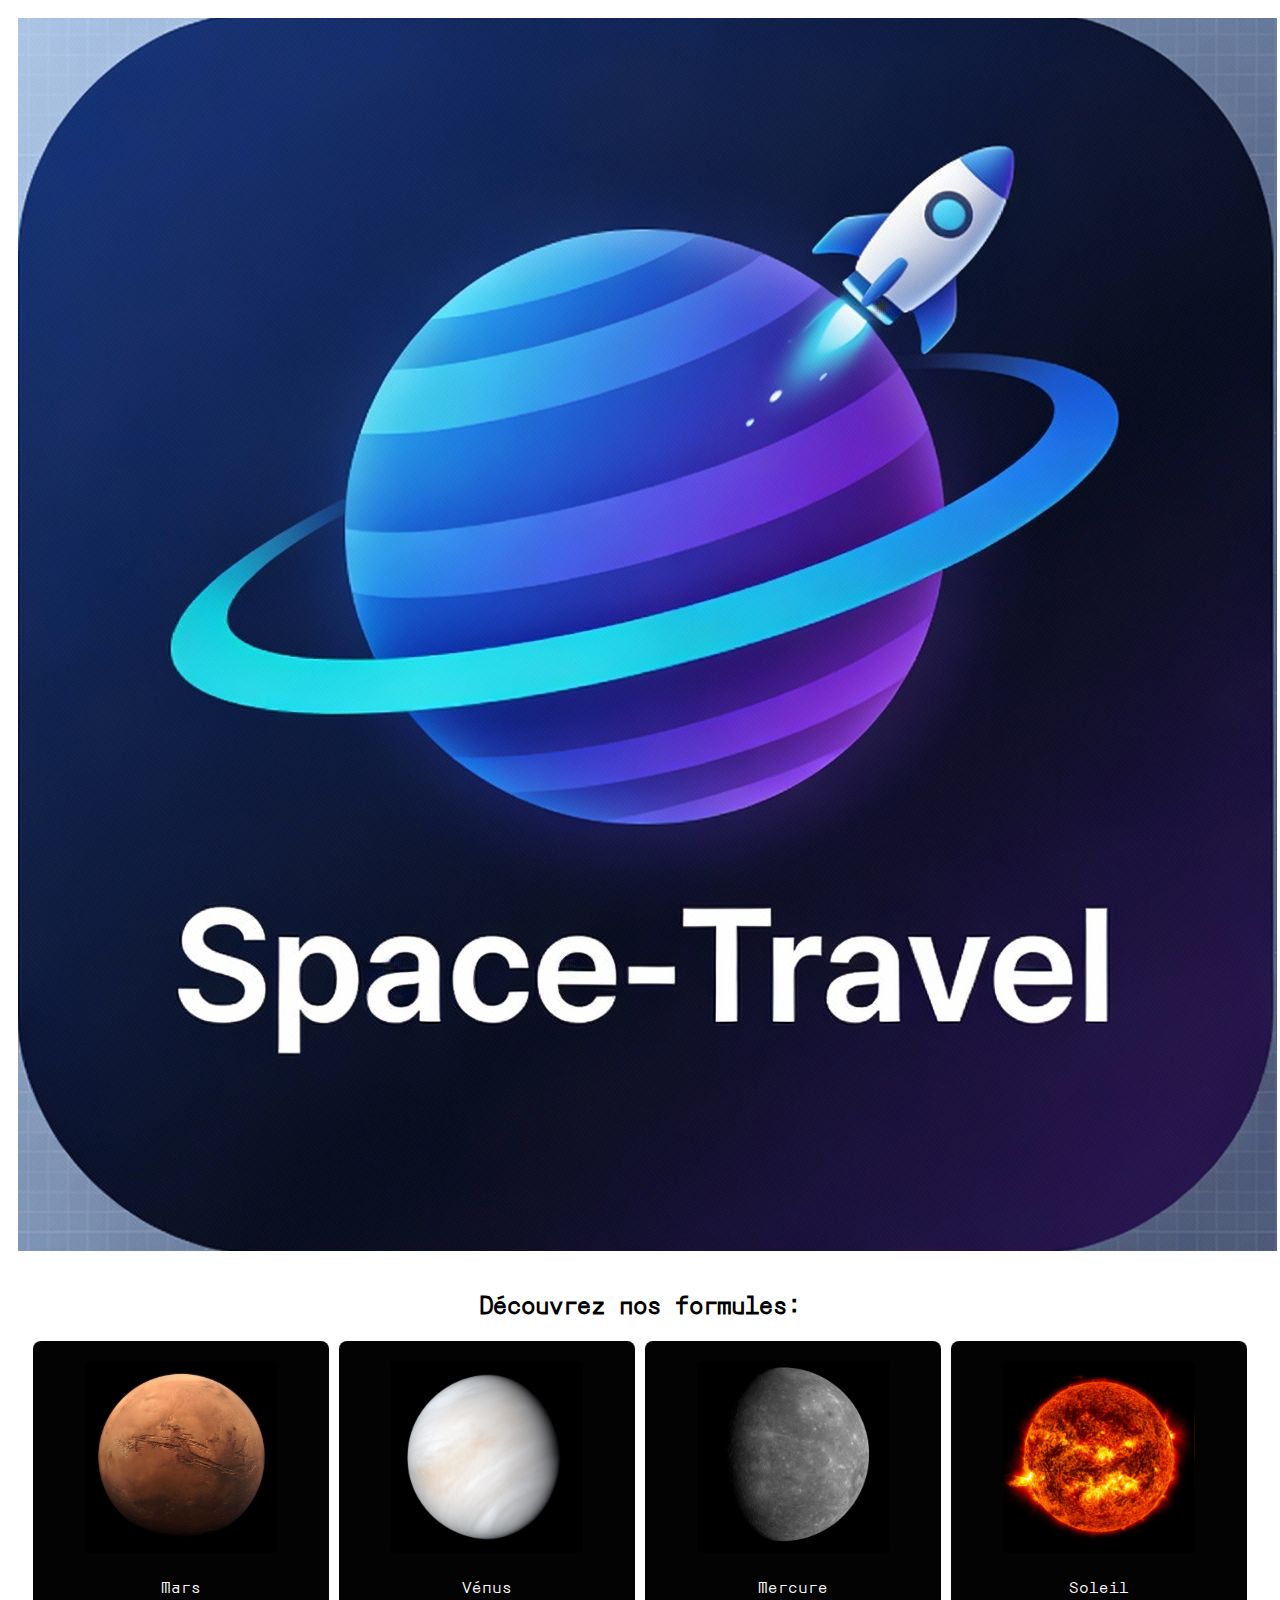
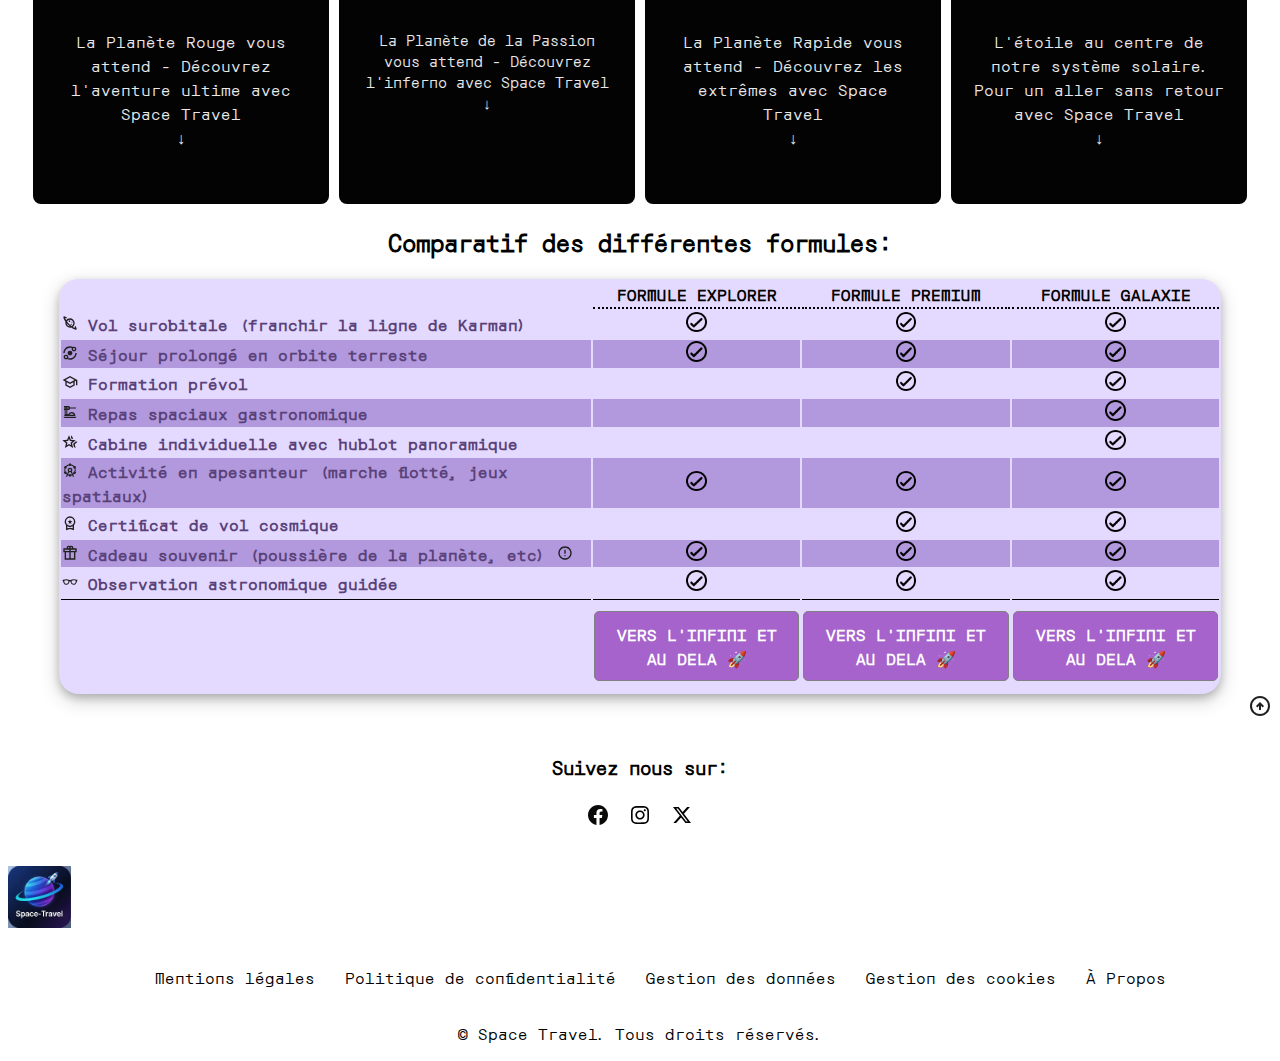
<file: pages/formula.html>
<!DOCTYPE html>
<html lang="fr">
<head>
    <meta charset="UTF-8">
    <meta name="viewport" content="width=device-width, initial-scale=1.0">
    <link rel="stylesheet" href="../style/formula.css" />
    <title>Nos formules</title>
    <link rel="stylesheet" href="../style/formula.css">
    <link rel="icon" type="image/x-icon" href="../images/logo.png" />
</head>
<body>
    <!--DEBUT DU HEADER-->
    <header>
      <div class="headerContainer">
        <div>
            <a href="../index.html">
                <img class="logo" id="anchor" id="homePage" src="../images/logo.png" alt="space-travel logo">
            </a>
        </div>
        <div class="headerNav">
            <nav class="nav-desktop">
                <ul>
                    <li><a href="../index.html">Accueil</a></li>
                    <li><a href="formula.html">Nos formules</a></li>
                    <li><a href="reservation.html">Réservation</a></li>
                </ul>
            </nav>
            <nav class="nav-mobile">
            <input class="burger-input" type="checkbox" />
            <button class="burger-btn">
              <span class="first-line"></span>
              <span class="second-line"></span>
            </button>
            <ul>
              <li><a href="../index.html">Accueil</a></li>
              <li><a href="#">Nos formules</a></li>
              <li><a href="reservation.html">Réservation</a></li>
            </ul>
          </nav>
        </div>
      </div>
    </header>
    <!--FIN DU HEADER-->
    <main>
        <h2 class="title-formula">Découvrez nos formules:</h2> <!-- Titre formulaire-->
<!--------------------------START PRESENTATION DIFFERENTS VOYAGE-------------------------------->
    <section>
        <div class="section-description">
            <div id="mars-link" class="section">
                <img src="../images/mars.jpg" alt="Mars">
                <p class="description-img">Mars</p>
                <input type="checkbox" id="toggle-desc" class="toggle-desc">
                <label for="toggle-desc" class="arrow-container">
                    <span class="arrow-down">La Planète Rouge vous attend - Découvrez l'aventure ultime avec Space Travel <br>↓</span>
                </label>
                <div class="description-box">
                    <p class="textBox">
                        <h2>Bienvenue sur Mars</h2>
                        La quatrième planète de notre système solaire vous offre des paysage spectaculaire, des formation géologiques impressionnantes et une expérience incomparable. Préparez-vous pour le voyage de votre vie.
                        <h3>🌡️ Climat Extrème</h3>
                        Température moyenne: -60°C. Les températures varient de -153°C la nuit à 20°C en journée à l'équateur. Une protection thermique complète est essentielle.
                        <h3>🪨 Paysage Unique</h3>
                        Découvrez des canyons plus profonds que le Grand Canyon, des volcans géants et des dunes de sable rouges. Un terrain d'exploration sans égal dans le système solaire.
                        <h3>⚡ Gravité Réduite</h3>
                        La gravité martienne est seulement 38% de celle de la Terre. Vous vous sentirez beaucoup plus léger, rendant chaque mouvement une nouvelle expérience !
                    </p>  
                </div>
            </div> 
            <div id="venus-link" class="section-venus">
                <img src="../images/venus.jpg" alt="Vénus">
                <p class="description-img-venus">Vénus</p>
                <input type="checkbox" id="toggle-desc-venus" class="toggle-desc-venus">
                <label for="toggle-desc-venus" class="arrow-container-venus">
                    <span class="arrow-down-venus">La Planète de la Passion vous attend - Découvrez l'inferno avec Space Travel <br>↓</span>
                </label>
                <div class="description-box-venus">
                    <p class="textBox-venus">
                        <h2>Bienvenue sur Vénus</h2>
                        La deuxième planète de notre système solaire, souvent appelée la "Terre jumelle", vous offre une expérience extrême incomparable. Avec ses tempêtes de nuages acides et ses températures brûlantes, Vénus est une aventure pour les plus courageux !
                        <h3>🔥 Chaleur Infernale</h3>
                        Température moyenne: 464°C. Les températures de surface atteignent 867°F (464°C). Plus chaude que Mercure malgré son éloignement du Soleil - un effet de serre extrême !
                        <h3>💨 Vents Violents</h3>
                        Les vents en haute altitude dépassent 300 km/h. Les tempêtes font le tour de Vénus en seulement 4 jours. Une dynamique atmosphérique spectaculaire et imprévisible.
                        <h3>⚖️ Gravité Proche</h3>
                        La gravité vénusienne est 90% de celle de la Terre. Vous vous sentirez presque comme chez vous, mais dans un environnement totalement hostile et exotique !
                    </p>
                </div>
            </div>
            <div id="mercury-link" class="section-mercury">
                <img src="../images/mercure.jpg" alt="Mercure">
                <p class="description-img-mercury">Mercure</p>
                <input type="checkbox" id="toggle-desc-mercury" class="toggle-desc-mercury">
                <label for="toggle-desc-mercury" class="arrow-container-mercury">
                    <span class="arrow-down-mercury">La Planète Rapide vous attend - Découvrez les extrêmes avec Space Travel <br>
                    ↓</span>
                </label>
                <div class="description-box-mercury">
                    <p class="textBox-mercury">
                        <h2>Bienvenue sur Mercure</h2>
                        La planète la plus proche du Soleil offre l'expérience thermique la plus extrême du système solaire. Entre chaleur torride et froid glacial, Mercure est l'ultime défi pour les explorateurs de l'espace !
                        <h3>🌡️ Extrêmes Thermiques</h3>
                        Jour: 430°C, Nuit: -180°C. L'écart thermique le plus extrême du système solaire. Sans atmosphère, aucune protection contre les rayons solaires directs !
                        <h3>🪨 Surface Cratérisée</h3>
                        Pas d'atmosphère du tout. Surface couverte de cratères d'impact en milliards d'années. Un terrain géologique ancien et préservé, fascinant pour la science.
                        <h3>⚖️ Gravité Légère</h3>
                        La gravité mercurienne est 38% de celle de la Terre. Vous pèserez 3 fois moins lourd - sensation vertigineuse et liberté de mouvement extrême !
                    </p>
                </div>
            </div>
            <div id="sun-link" class="section-sun">
                <img src="../images/sun.jpg" alt="Soleil">
                <p class="description-img-sun">Soleil</p>
                <input type="checkbox" id="toggle-desc-sun" class="toggle-desc-sun">
                <label for="toggle-desc-sun" class="arrow-container-sun">
                    <span class="arrow-down-sun">L'étoile au centre de notre système solaire. Pour un aller sans retour avec Space Travel <br>
                    ↓ </span>
                </label>
                <div class="description-box-sun">
                    <p class="textBox-sun">
                        <h2>Bienvenue sur le Soleil</h2>
                        L'étoile centrale de notre système solaire, source de toute vie. Observez la fusion nucléaire en direct, les éruptions solaires spectaculaires et les aurores boreales depuis des stations spatiales avancées. Une expérience cosmique incomparable !
                        <h3>🔥 Puissance Extrême</h3>
                        Température de surface: 5 500°C.<br>
                        Noyau: Fusion nucléaire continue libérant l'énergie équivalente de millions de bombes H à la seconde ! <br>
                        <h3>⚡ Éruptions Solaires</h3>
                        Explosions d'énergie projetant du plasma à 1 000 km/s. Phénomènes spectaculaires et imprévisibles. Observation depuis stations protégées avec radiations filtrées.
                        <h3>💫 Champ Magnétique</h3>
                        Champ magnétique intense gérant le système solaire entier. Création des aurores boreales et des tempêtes solaires. Fenêtre sur la physique cosmique la plus exotique.
                    </p>
                </div>
            </div>
        </div>
    </section>
<!--------------------------END PRESENTATION DIFFERENTS VOYAGE-------------------------------->

<!------------ Section avec le tableaux des formules proposées --------->
        <section class="formule">
            <!-- Tableau formule-->
             <h2>Comparatif des différentes formules:</h2>
             <!-- VERSION DESKTOP-->
            <section class="formuleChartDesktop"> 
                <table>
                    <tr class="tableColumns">
                        <th></th>
                        <th class="rowTitle">FORMULE EXPLORER</th>
                        <th class="rowTitle">FORMULE PREMIUM</th>
                        <th class="rowTitle">FORMULE GALAXIE</th>
                    </tr>
                    <tr class="rowImpair">
                        <td class="activity"><img src="../images/planet.svg" alt=""> Vol surobitale (franchir la ligne de Karman)</td>
                        <td><img src="../images/include.png" alt="Compris dans la formule"></td>
                        <td><img src="../images/include.png" alt="Compris dans la formule"></td>
                        <td><img src="../images/include.png" alt="Compris dans la formule"></td>
                    </tr>
                    <tr class="rowPair">
                        <td class="activity"><img src="../images/orbit.svg" alt=""> Séjour prolongé en orbite terreste</td>
                        <td><img src="../images/include.png" alt="Compris dans la formule"></td>
                        <td><img src="../images/include.png" alt="Compris dans la formule"></td>
                        <td><img src="../images/include.png" alt="Compris dans la formule"></td>
                    </tr>
                    <tr class="rowImpair">
                        <td class="activity"><img src="../images/learning.svg" alt=""> Formation prévol</td>
                        <td></td>
                        <td><img src="../images/include.png" alt="Compris dans la formule"></td>
                        <td><img src="../images/include.png" alt="Compris dans la formule"></td>
                    </tr>
                    <tr class="rowPair">
                        <td class="activity"><img src="../images/dinner_dining.svg" alt=""> Repas spaciaux gastronomique</td>
                        <td></td>
                        <td></td>
                        <td><img src="../images/include.png" alt="Compris dans la formule"></td>
                    </tr>
                    <tr class="rowImpair">
                        <td class="activity"><img src="../images/premiumClass.svg" alt=""> Cabine individuelle avec hublot panoramique</td>
                        <td></td>
                        <td></td>
                        <td><img src="../images/include.png" alt="Compris dans la formule"></td>
                    </tr>
                    <tr class="rowPair">
                        <td class="activity"><img src="../images/attractions.svg" alt=""> Activité en apesanteur (marche flotté, jeux spatiaux)</td>
                        <td><img src="../images/include.png" alt="Compris dans la formule"></td>
                        <td><img src="../images/include.png" alt="Compris dans la formule"></td>
                        <td><img src="../images/include.png" alt="Compris dans la formule"></td>
                    </tr>
                    <tr class="rowImpair">
                        <td class="activity"><img src="../images/certificate.svg" alt=""> Certificat de vol cosmique</td>
                        <td></td>
                        <td><img src="../images/include.png" alt="Compris dans la formule"></td>
                        <td><img src="../images/include.png" alt="Compris dans la formule"></td>
                    </tr>
                    <tr class="rowPair">
                        <td class="activity"><img src="../images/gifts.svg" alt=""> Cadeau souvenir (poussière de la planète, etc) <img src="../images/information.svg" alt="Informations" class="informationIcon"></td>
                        <td><img src="../images/include.png" alt="Compris dans la formule"></td>
                        <td><img src="../images/include.png" alt="Compris dans la formule"></td>
                        <td><img src="../images/include.png" alt="Compris dans la formule"></td>
                    </tr>
                    <tr class="rowImpair">
                        <td class="activity"><img src="../images/binocular.svg" alt=""> Observation astronomique guidée</td>
                        <td><img src="../images/include.png" alt="Compris dans la formule"></td>
                        <td><img src="../images/include.png" alt="Compris dans la formule"></td>
                        <td><img src="../images/include.png" alt="Compris dans la formule"></td>
                    </tr>                    
                    <tr class="lastRow">
                        <td></td>
                        <td><button>VERS L'INFINI ET AU DELA 🚀</button></td>
                        <td><button>VERS L'INFINI ET AU DELA 🚀</button></td>
                        <td><button>VERS L'INFINI ET AU DELA 🚀</button></td>
                    </tr>
                </table>
            </section>            
            <!-- VERSION TABLETTE-->
             <section class="formuleChartTablet">
                <div class="allCards">
                    <div class="individualCard">
                        <!-- FORMULE EXPLORER-->
                        <h3>FORMULE EXPLORER</h3>
                        <p class="include"><img src="../images/planet.svg" alt=""> Vol surobitale (franchir la ligne de Karman)</p>
                        <p class="include"><img src="../images/orbit.svg" alt=""> Séjour prolongé en orbite terreste</p>
                        <p class="include"><img src="../images/attractions.svg" alt=""> Activité en apesanteur (marche flotté, jeux spatiaux)</p>
                        <p class="include"><img src="../images/gifts.svg" alt=""> Cadeau souvenir (poussière de la planète, etc)</p>
                        <p class="include"><img src="../images/binocular.svg" alt=""> Observation astronomique guidée</p>
                        <p class="notInclude"><img src="../images/learning.svg" alt=""> Formation prévol</p>
                        <p class="notInclude"><img src="../images/certificate.svg" alt=""> Certificat de vol cosmique</p>
                        <p class="notInclude"><img src="../images/dinner_dining.svg" alt=""> Repas spaciaux gastronomique</p>
                        <p class="notInclude"><img src="../images/premiumClass.svg" alt=""> Cabine individuelle avec hublot panoramique</p>
                    </div>
                    <!-- FORMULE PREMIUM -->
                    <div class="individualCard">
                        <h3>FORMULE PREMIUM</h3>
                        <p class="include"><img src="../images/planet.svg" alt=""> Vol surobitale (franchir la ligne de Karman)</p>
                        <p class="include"><img src="../images/orbit.svg" alt=""> Séjour prolongé en orbite terreste</p>
                        <p class="include"><img src="../images/attractions.svg" alt=""> Activité en apesanteur (marche flotté, jeux spatiaux)</p>
                        <p class="include"><img src="../images/gifts.svg" alt=""> Cadeau souvenir (poussière de la planète, etc)</p>
                        <p class="include"><img src="../images/binocular.svg" alt=""> Observation astronomique guidée</p>
                        <p class="include"><img src="../images/learning.svg" alt=""> Formation prévol</p>
                        <p class="include"><img src="../images/certificate.svg" alt=""> Certificat de vol cosmique</p>
                        <p class="notInclude"><img src="../images/dinner_dining.svg" alt=""> Repas spaciaux gastronomique</p>
                        <p class="notInclude"><img src="../images/premiumClass.svg" alt=""> Cabine individuelle avec hublot panoramique</p>
                    </div>
                    <!-- FORMULE GALAXY -->
                    <div class="individualCard">
                        <h3>FORMULE GALAXIE</h3>
                        <p class="include"><img src="../images/planet.svg" alt=""> Vol surobitale (franchir la ligne de Karman)</p>
                        <p class="include"><img src="../images/orbit.svg" alt=""> Séjour prolongé en orbite terreste</p>
                        <p class="include"><img src="../images/attractions.svg" alt=""> Activité en apesanteur (marche flotté, jeux spatiaux)</p>
                        <p class="include"><img src="../images/gifts.svg" alt=""> Cadeau souvenir (poussière de la planète, etc)</p>
                        <p class="include"><img src="../images/binocular.svg" alt=""> Observation astronomique guidée</p>
                        <p class="include"><img src="../images/learning.svg" alt=""> Formation prévol</p>
                        <p class="include"><img src="../images/certificate.svg" alt=""> Certificat de vol cosmique</p>
                        <p class="include"><img src="../images/dinner_dining.svg" alt=""> Repas spaciaux gastronomique</p>
                        <p class="include"><img src="../images/premiumClass.svg" alt=""> Cabine individuelle avec hublot panoramique</p>
                    </div>
                </div>
             </section>
        </section>
    <div class="anchor">
        <a href="#anchor"><svg xmlns="http://www.w3.org/2000/svg" height="24px" viewBox="0 -960 960 960" width="24px" fill="#1f1f1f"><path d="M440-320h80v-168l64 64 56-56-160-160-160 160 56 56 64-64v168Zm40 240q-83 0-156-31.5T197-197q-54-54-85.5-127T80-480q0-83 31.5-156T197-763q54-54 127-85.5T480-880q83 0 156 31.5T763-763q54 54 85.5 127T880-480q0 83-31.5 156T763-197q-54 54-127 85.5T480-80Zm0-80q134 0 227-93t93-227q0-134-93-227t-227-93q-134 0-227 93t-93 227q0 134 93 227t227 93Zm0-320Z"/></svg></a>
    </div>    
</main>
    <footer>
        <div class="footer-social">
            <h3>Suivez nous sur:</h3>
            <img src="../images/icon_social_facebook_dark_9d7616bf.svg" alt="">
            <img src="../images/icon_social_instagram_dark_b5f8e532.svg" alt="">
            <img src="../images/twitter_x_logo_ff25ea4d.svg" alt="">
        </div>
        <div class="footer-nav">
            <a href="../index.html">
                <img class="logo-nav" id="homePage" src="../images/logo.png" alt="logo">
            </a>
        <div class="footer-link">
                <ul>
                    <li>Mentions légales</li>
                    <li>Politique de confidentialité</li>
                    <li>Gestion des données</li>
                    <li>Gestion des cookies</li>
                    <li>À Propos</li>
                </ul>
            </div>
        </div>
        <div class="footer-bottom">
            <p class="copyright">&copy; Space Travel. Tous droits réservés.</p>
        </div>
    </footer>
</body>
</html>
</file>
<file: style/formula.css>
@font-face {
  font-family: "Orbit";
  src: url("../fonts/Orbit-Regular.ttf") format("truetype");
}
@font-face {
  font-family: "Wallpoet";
  src: url("../fonts/Wallpoet-Regular.ttf") format("truetype");
}
@font-face {
  font-family: "Prompt";
  src: url("../fonts/Prompt-LightItalic.ttf") format("truetype");
  font-weight: 300;
  font-style: italic;
}
@font-face {
  font-family: "Prompt";
  src: url("../fonts/Prompt-ExtraLightItalic.ttf") format("truetype");
  font-weight: 200;
  font-style: italic;
}
* {
  font-family: "Orbit", serif;
}
/*DEBUT DU HEADER*/
a{
  text-decoration: none;
}
li{
  list-style-type: none;
}
.headerContainer{
  display: flex;
  justify-content: space-between;
  padding: 10px;
}
.headerNav ul{
  display: flex;
  gap: 35px;
}
/*FIN DU HEADER*/
/*-------------DEBUT FORMULAIRE--------------*/
.title-formula{
  text-align: center;
}
.section-description{
  display: flex;
  justify-content: center;
  flex-wrap: wrap;
  gap: 10px;
}
h2{
  font-size: 1.5rem;
}
.section-description img{
  width: 15vw;
  height: auto;
}
.section{
  width: 20vw;
  padding: 20px;
  background: rgb(3, 3, 3);
  border-radius: 8px;
  text-align: center;
}
.section img{
  max-width: 100%;
  border-radius: 5px;
}
.description-img{
  font-size: 1rem;
  color: rgb(250, 249, 249);
}
.toggle-desc {
  display: none;
}
.arrow-container {
  margin: 15px 0;
  cursor: pointer;
  display: inline-block;
}
.arrow-down {
  font-size: 1rem;
  display: inline-block;
  transition: transform 0.3s;
  color: #e9e9e9;
}
.description-box {
  max-height: 0;
  overflow: hidden;
  transition: max-height 0.3s ease-out;
  background: #e9e9e9;
  border-radius: 5px;
  padding: 0 15px;
  margin: 10px 0;
}
.textBox{
  color: #090808;
}
.toggle-desc:checked ~ .description-box {
  max-height: fit-content;
  padding: 15px;
}
.section-venus{
  width: 20vw;
  padding: 20px;
  background: rgb(3, 3, 3);
  border-radius: 8px;
  text-align: center;
}
.section-venus img{
  max-width: 100%;
  border-radius: 5px;
}
.description-img-venus{
  font-size: 1rem;
  color: rgb(250, 249, 249);
}
.toggle-desc-venus{
  display: none;
}
.arrow-container-venus{
  margin: 15px 0;
  cursor: pointer;
  display: inline-block;
}
.arrow-down-venus {
  font-size: 15px;
  display: inline-block;
  transition: transform 0.3s;
  color: #e9e9e9;
}
.description-box-venus {
  max-height: 0;
  overflow: hidden;
  transition: max-height 0.3s ease-out;
  background: #e9e9e9;
  border-radius: 5px;
  padding: 0 15px;
  margin: 10px 0;
}
.textBox-venus{
  color: #090808;
}
.toggle-desc-venus:checked ~ .description-box-venus {
  max-height: fit-content;
  padding: 15px;
}
.section-mercury{
  width: 20vw;
  padding: 20px;
  background: rgb(3, 3, 3);
  border-radius: 8px;
  text-align: center;
}
.section-mercury img{
  max-width: 100%;
  border-radius: 5px;
}
.description-img-mercury{
  font-size: 1rem;
  color: rgb(250, 249, 249);
}
.toggle-desc-mercury{
  display: none;
}
.arrow-container-mercury{
  margin: 15px 0;
  cursor: pointer;
  display: inline-block;
}
.arrow-down-mercury {
  font-size: 1rem;
  display: inline-block;
  transition: transform 0.3s;
  color: #e9e9e9;
}
.description-box-mercury {
  max-height: 0;
  overflow: hidden;
  transition: max-height 0.3s ease-out;
  background: #e9e9e9;
  border-radius: 5px;
  padding: 0 15px;
  margin: 10px 0;
}
.textBox-mercury{
  color: #090808;
}
.toggle-desc-mercury:checked ~ .description-box-mercury {
  max-height: fit-content;
  padding: 15px;
}
.section-sun{
  width: 20vw;
  padding: 20px;
  background: rgb(3, 3, 3);
  border-radius: 8px;
  text-align: center;
}
.section-sun img{
  max-width: 100%;
  border-radius: 5px;
}
.description-img-sun{
  font-size: 1rem;
  color: rgb(250, 249, 249);
}
.toggle-desc-sun{
  display: none;
}
.arrow-container-sun{
  margin: 15px 0;
  cursor: pointer;
  display: inline-block;
}
.arrow-down-sun{
  font-size: 1rem;
  display: inline-block;
  transition: transform 0.3s;
  color: #e9e9e9;
}
.description-box-sun{
  max-height: 0;
  overflow: hidden;
  transition: max-height 0.3s ease-out;
  background: #e9e9e9;
  border-radius: 5px;
  padding: 0 15px;
  margin: 10px 0;
}
.textBox-sun{
  color: #090808;
}
.toggle-desc-sun:checked ~ .description-box-sun{
  max-height: fit-content;
  padding: 15px;
}

/*------END PRESENTATION VOYAGE----*/
/*------------ MISE EN FORME TABLEAU--------------*/
.formule{
  display: flex;
  flex-direction: column;
  align-items: center;
  width: 100%;
}
.formule h2{
  font-weight: bolder;
}
table{
    font-family: Verdana, Geneva, Tahoma, sans-serif;
    box-shadow: 0 4px 8px 0 rgba(0, 0, 0, 0.2), 0 6px 20px 0 rgba(0, 0, 0, 0.19);
    background-color: #e4d9ff;
    border-radius: 20px;

}
.formuleChartDesktop{
    width: 92%;
    align-items: center;
}
td img{
  width: 10%;
}
tr{
  text-align: center;
}
.formuleChart{
    width: 50%;
}
.rowPair{
  background-color: #b298dc;
}
.rowImpair{
  background-color: #e4d9ff;
}
.rowTitle{
  width: 18%;
  border-bottom: dotted black 2px;
}
button {
  margin-top: 10px;
  margin-bottom: 10px;
  padding: 10px;
  border-radius: 5px;
  border: 1px solid grey;
  background-color: #a663cc;
  color: rgb(255, 255, 255);
  font-size: 1rem;
  font-weight: bold;
}
button:hover {
    background-color: #6f2dbd;
    cursor: pointer;
}
.lastRow {
  background-color: none;
}
.activity{
  text-align: start;
  font-weight: bold;
  color: #594279;
}
.activity img{
  width: 1rem;
}
.informationIcon{
  width: 1rem;
}
/*A voir si on garde ou pas*/
.lastRow td{
  border-top: solid 1px black;
}
.formuleChartTablet{
  display:none;
}
/*---------FIN MISE EN FORME TABLEAU-----------*/ 
.anchor {
  text-align: right;
}
/*DEBUT FOOTER*/
.footer-social{
  text-align: center;
  margin-top: 30px;
  margin-bottom: 30px;
}
.footer-link ul{
  padding-top: 16px;
  text-align: center;
  display: flex;
  list-style: none;
  gap: 30px;
  flex-wrap: wrap;
  justify-content: center;
  row-gap: 15px;
}
.footer-nav{
  display: flex;
  justify-content: center;
  flex-direction: column;
}
.logo-nav{
  width: 5%;
  margin: 0 auto;
}
.footer-bottom{
  margin-top: 15px;
  text-align: center;
}
/*FIN FOOTER*/
/*MEDIA QUERIES*/
@media screen and (max-width:800px){
  .section-description{
    display: flex;
    flex-wrap: wrap;
  }
  .section-description img{
    width: 100%;
  }
  .section{
    width: 70vw;
  }
  .section-venus{
    width: 70vw;
  }
  .section-mercury{
    width: 70vw;
  }
  .section-sun{
    width: 70vw;
  }
  .description-img{
    font-size: 2rem;
  }
  .arrow-down{
    font-size: 1.5rem;
  }
  .description-box{
    font-size: 1.5rem;
  }
  .description-img-venus{
    font-size: 2rem;
  }
  .arrow-down-venus{
    font-size: 1.5rem;
  }
  .description-box-venus{
    font-size: 1.5rem;
  }
  .description-img-mercury{
    font-size: 2rem;
  }
  .arrow-down-mercury{
    font-size: 1.5rem;
  }
  .description-box-mercury{
    font-size: 1.5rem;
  }
  .description-img-sun{
    font-size: 2rem;
  }
  .description-img-sun{
    font-size: 2rem;
  }
  .arrow-down-sun{
    font-size: 1.5rem;
  }
  .description-box-sun{
    font-size: 1.5rem;
  }
  h2{
    font-size: 2rem;
  }
  /*--------TABLEAU FORMULE VERSION TABLETTE-----*/
  .formuleChartDesktop{
    display: none;
  }
  .formuleChartTablet{
    display: flex;
  }
  .notInclude{
  text-decoration: line-through;
  color: grey;
  }
  .notInclude img{
  filter: grayscale(100%);
  }
  .allCards{
    display: flex;
    justify-content: space-around;
    gap: 20px;
  }
  .allCards h3{
    text-align: center;
    border-bottom: dotted 2px navy;
    padding-bottom: 20px;
  }
  .allCards p{
    align-items: center;  
  }  
  .individualCard{
    font-family: Verdana, Geneva, Tahoma, sans-serif;
    box-shadow: 0 4px 8px 0 rgba(0, 0, 0, 0.2), 0 6px 20px 0 rgba(0, 0, 0, 0.19);
    background-color: #e4d9ff;
  }
/*--------FIN CSS - TABLEAU FORMULE VERSION TABLETTE-----*/
}
@media screen and (max-width:425px){
  .section-description{
    display: flex;
    flex-direction: column;
  }
  .section-description img{
    width: 100%;
  }
  .section{
    width: 80vw;
  }
  .section-venus{
    width: 80vw;
  }
  .section-mercury{
    width: 80vw;
  }
  .section-sun{
    width: 80vw;
  }
  /*------------------ TABLEAU MOBILE----------------*/
  .allCards{
    display: flex;
    width: 100vw;
    max-width: 100vw;
    overflow-x: scroll;
    gap:50px;
    padding: 10%;
  }
  .individualCard{
    width: 80vw;
    min-width: 80vw;
    border-radius: 15px;
  }
}
</file>
